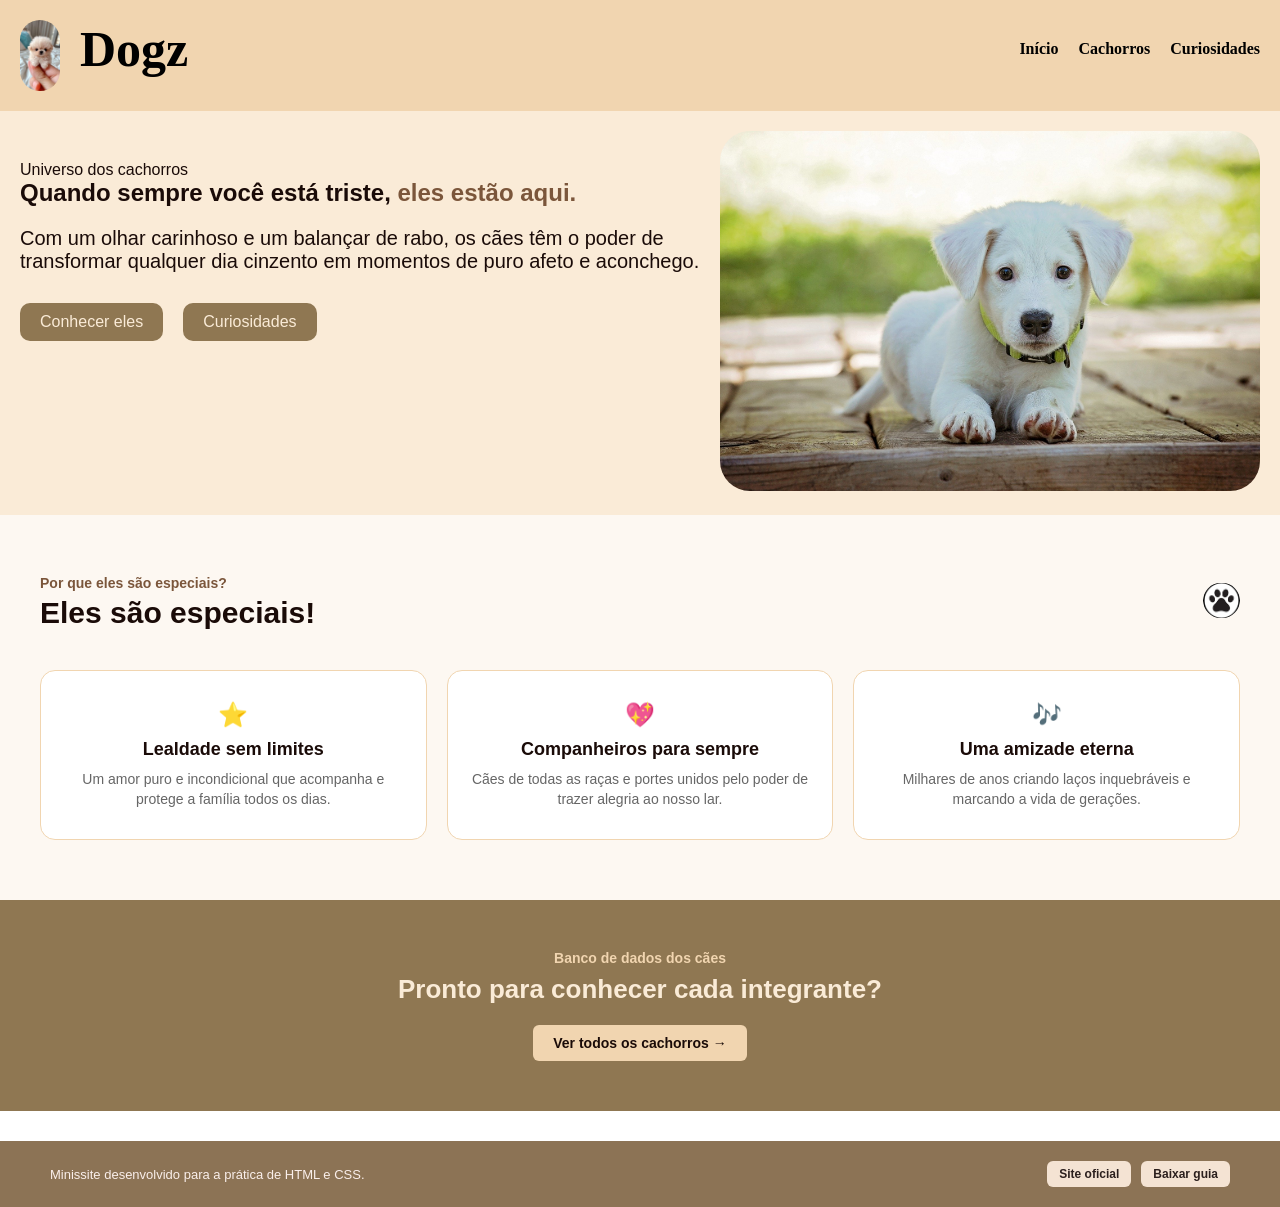
<file: index.html>
<!doctype html>
<html lang="pt-BR">
    <head>
        <meta charset="UTF-8" />
        <title>Puppy Royale</title>
        <link rel="stylesheet" href="css/style.css" />
    </head>
    <body>
        <header>
            <section>
                <article id="img-inicio">
                    <img src="assets/img/index-dog.png" alt="" />
                    <h1>Dogz</h1>
                </article>
            </section>
            <section id="infos-header">
                <a href="./index.html">Início</a>
                <a href="./pages/cachorros.html">Cachorros</a>
                <a href="./pages/curiosidades.html">Curiosidades</a>
            </section>
        </header>
        <main>
            <section id="hero">
                <article id="hero-info">
                    <p>Universo dos cachorros</p>
                    <h2>
                        Quando sempre você está triste,
                        <span id="cachorro-hero">eles estão aqui.</span>
                    </h2>
                    <p id="hero-texto">Com um olhar carinhoso e um balançar de rabo, os cães têm o poder de transformar qualquer dia cinzento em momentos de puro afeto e aconchego.</p>
                    
                    <article class="buttons-hero">
                        <a href="./pages/cachorros.html">Conhecer eles</a>
                        <a href="./pages/curiosidades.html">Curiosidades</a>
                    </article>
                </article>

                <article id="dog-img">
                    <img src="assets/img/dogs-hero.png" alt="Imagem de cachorro fofo" />
                </article>
            </section>

            <section class="porque-hero">
                <div class="porque-top">
                    <section>
                        <p id="pq-hero">Por que eles são especiais?</p>
                        <h2>Eles são especiais!</h2>
                    </section>

                    <article id="foto-baixo">
                        <img src="assets/img/foto-baixo.png" alt="">
                    </article>
                </div>

                <article class="cards-hero-baixo-container">
                    <article class="card-item">
                        <p class="emoji-card">⭐</p>
                        <p class="titulo-card">Lealdade sem limites</p>
                        <p class="texto-card">Um amor puro e incondicional que acompanha e protege a família todos os dias.</p>
                    </article>

                    <article class="card-item">
                        <p class="emoji-card">💖</p>
                        <p class="titulo-card">Companheiros para sempre</p>
                        <p class="texto-card">Cães de todas as raças e portes unidos pelo poder de trazer alegria ao nosso lar.</p>
                    </article>

                    <article class="card-item">
                        <p class="emoji-card">🎶</p>
                        <p class="titulo-card">Uma amizade eterna</p>
                        <p class="texto-card">Milhares de anos criando laços inquebráveis e marcando a vida de gerações.</p>
                    </article>
                </article>
            </section>

            <section class="banner-final">
                <p class="subtitulo-banner">Banco de dados dos cães</p>
                <h2>Pronto para conhecer cada integrante?</h2>
                <a href="./pages/cachorros.html" class="btn-banner">Ver todos os cachorros →</a>
            </section>
        </main>

        <footer>
            <p>Minissite desenvolvido para a prática de HTML e CSS.</p>
            <div class="links-footer">
                <a href="./index.html" class="btn-footer">Site oficial</a>
                <a href="./assets/resources/guia.txt" class="btn-footer" download>Baixar guia</a>
            </div>
        </footer>
    </body>
</html>
</file>
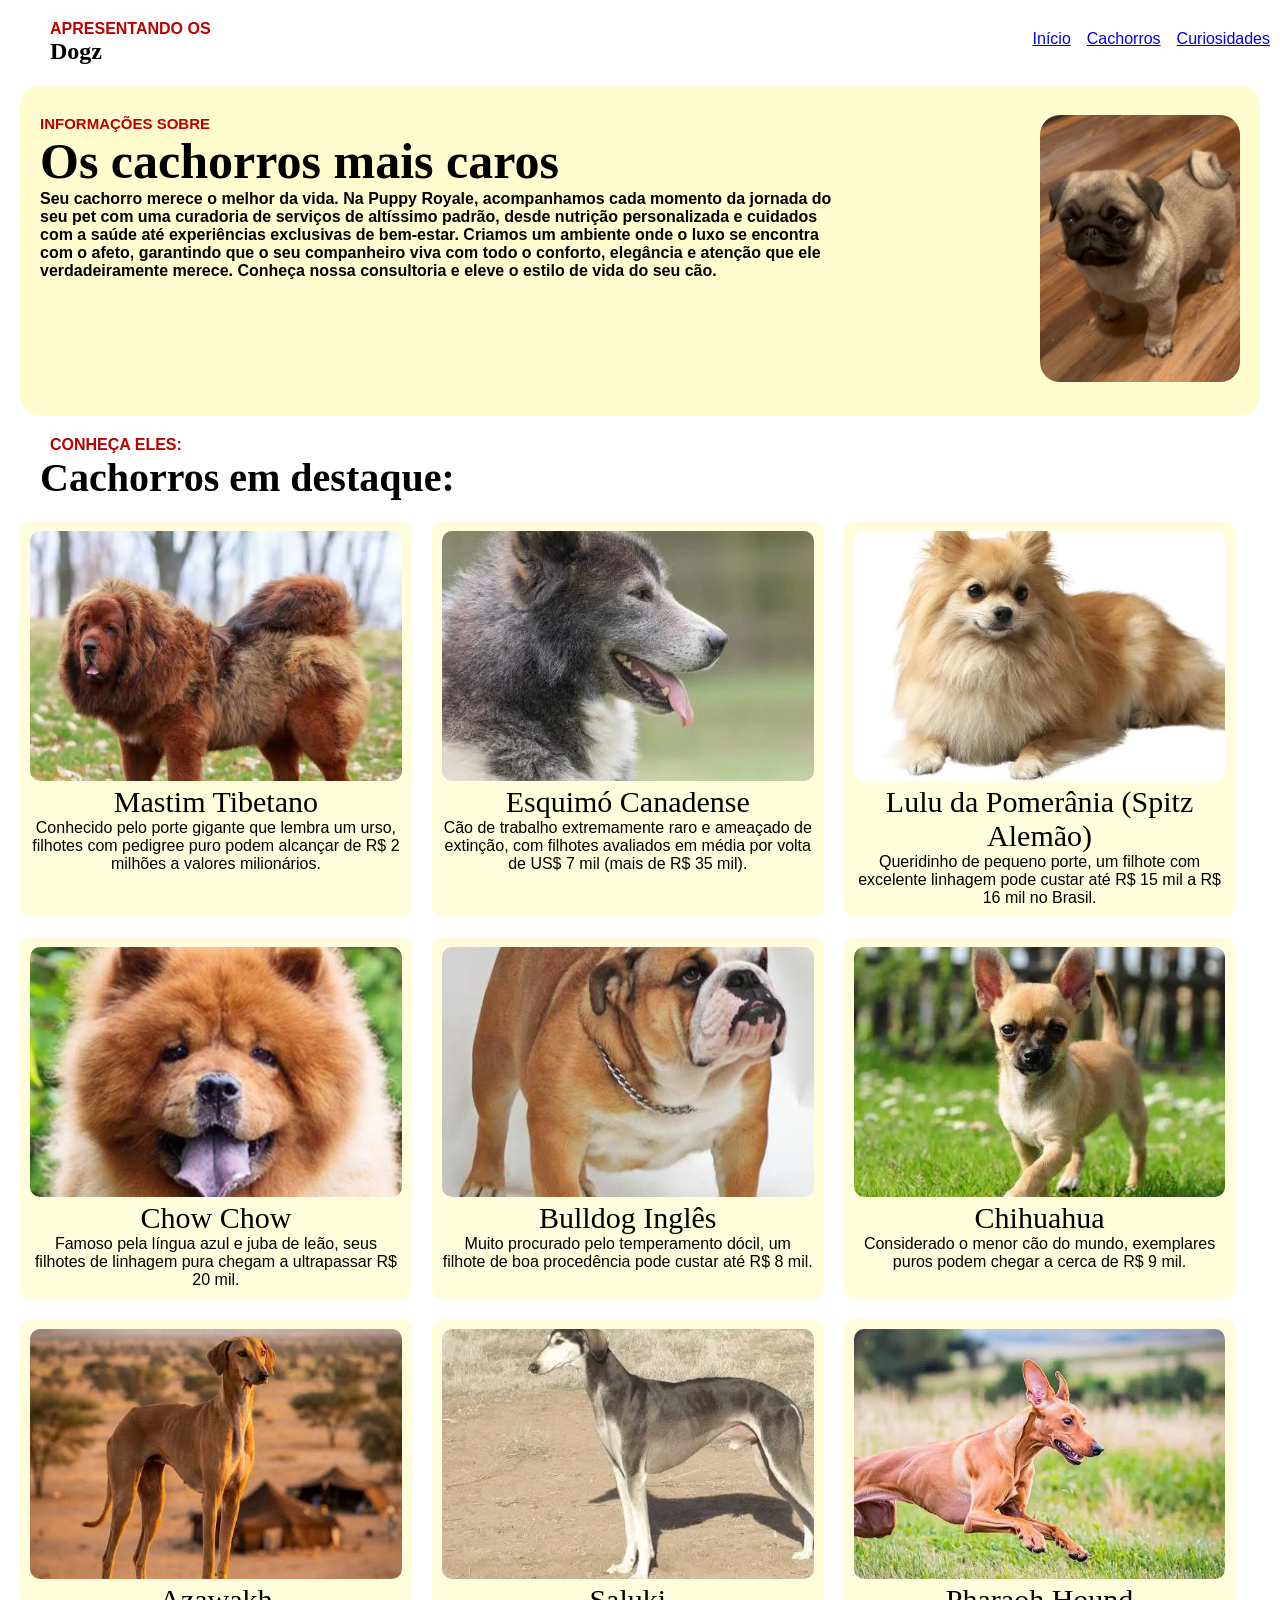
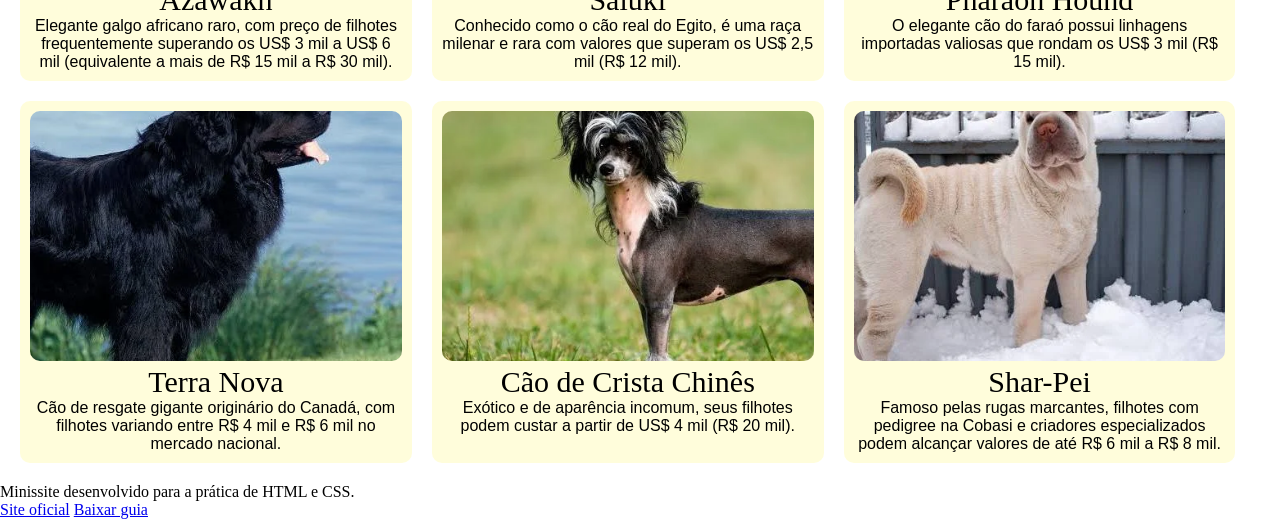
<file: pages/cachorros.html>
<!doctype html>
<html lang="pt-BR">
    <head>
        <meta charset="UTF-8" />
        <title>Vitrine Dogz</title>
        <link rel="stylesheet" href="../css/cachorros.css" />
    </head>
    <body>
        <header>
            <section>
                <p id="p-header"><b>APRESENTANDO OS</b></p>
                <h1>Dogz</h1>
            </section>
            <section id="infos-header">
                <a href="../index.html">Início</a>
                <a href="./cachorros.html">Cachorros</a>
                <a href="./curiosidades.html">Curiosidades</a>
            </section>
        </header>
        <main id="main">
            <section id="hero">
                <article>
                    <p id="info-hero">INFORMAÇÕES SOBRE</p>
                    <h2>Os cachorros mais caros</h2>
                    <p>
                        Seu cachorro merece o melhor da vida. Na Puppy Royale, acompanhamos cada
                        momento da jornada do seu pet com uma curadoria de serviços de altíssimo
                        padrão, desde nutrição personalizada e cuidados com a saúde até experiências
                        exclusivas de bem-estar. Criamos um ambiente onde o luxo se encontra com o
                        afeto, garantindo que o seu companheiro viva com todo o conforto, elegância
                        e atenção que ele verdadeiramente merece. Conheça nossa consultoria e eleve
                        o estilo de vida do seu cão.
                    </p>
                </article>
                <article>
                    <img
                        id="dog-hero"
                        src="../assets/img/hero-dog.jpg"
                        alt="Imagem de cachorro pug fofo" />
                </article>
            </section>

            <section id="infos-completas">
                <p>CONHEÇA ELES:</p>
                <h2 id="h2-completo">Cachorros em destaque:</h2>
            </section>

            <section class="cards-container">
                <article class="card-item">
                    <article class="fotos">
                        <img
                            src="../assets/img/mastin.webp"
                            alt="Imagem de cachorro Mastim Tibetano" />
                    </article>
                    <section class="texto">
                        <p class="nome-cachorro">Mastim Tibetano</p>
                        <p>
                            Conhecido pelo porte gigante que lembra um urso, filhotes com pedigree
                            puro podem alcançar de R$ 2 milhões a valores milionários.
                        </p>
                    </section>
                </article>

                <article class="card-item">
                    <article class="fotos">
                        <img
                            src="../assets/img/esquimo.webp"
                            alt="Imagem de cachorro Esquimó Canadense" />
                    </article>
                    <section class="texto">
                        <p class="nome-cachorro">Esquimó Canadense</p>
                        <p>
                            Cão de trabalho extremamente raro e ameaçado de extinção, com filhotes
                            avaliados em média por volta de US$ 7 mil (mais de R$ 35 mil).
                        </p>
                    </section>
                </article>

                <article class="card-item">
                    <article class="fotos">
                        <img
                            src="../assets/img/spitz.webp"
                            alt="Imagem de cachorro Lulu da Pomerânia (Spitz Alemão)" />
                    </article>
                    <section class="texto">
                        <p class="nome-cachorro">Lulu da Pomerânia (Spitz Alemão)</p>
                        <p>
                            Queridinho de pequeno porte, um filhote com excelente linhagem pode
                            custar até R$ 15 mil a R$ 16 mil no Brasil.
                        </p>
                    </section>
                </article>

                <article class="card-item">
                    <article class="fotos">
                        <img src="../assets/img/chowchow.jpg" alt="Imagem de cachorro Chow Chow" />
                    </article>
                    <section class="texto">
                        <p class="nome-cachorro">Chow Chow</p>
                        <p>
                            Famoso pela língua azul e juba de leão, seus filhotes de linhagem pura
                            chegam a ultrapassar R$ 20 mil.
                        </p>
                    </section>
                </article>

                <article class="card-item">
                    <article class="fotos">
                        <img
                            src="../assets/img/bulldogingles.jpg"
                            alt="Imagem de cachorro Bulldog Inglês" />
                    </article>
                    <section class="texto">
                        <p class="nome-cachorro">Bulldog Inglês</p>
                        <p>
                            Muito procurado pelo temperamento dócil, um filhote de boa procedência
                            pode custar até R$ 8 mil.
                        </p>
                    </section>
                </article>

                <article class="card-item">
                    <article class="fotos">
                        <img src="../assets/img/chiuawa.webp" alt="Imagem de cachorro Chihuahua" />
                    </article>
                    <section class="texto">
                        <p class="nome-cachorro">Chihuahua</p>
                        <p>
                            Considerado o menor cão do mundo, exemplares puros podem chegar a cerca
                            de R$ 9 mil.
                        </p>
                    </section>
                </article>

                <article class="card-item">
                    <article class="fotos">
                        <img src="../assets/img/azwaka.webp" alt="Imagem de cachorro Azawakh" />
                    </article>
                    <section class="texto">
                        <p class="nome-cachorro">Azawakh</p>
                        <p>
                            Elegante galgo africano raro, com preço de filhotes frequentemente
                            superando os US$ 3 mil a US$ 6 mil (equivalente a mais de R$ 15 mil a R$
                            30 mil).
                        </p>
                    </section>
                </article>

                <article class="card-item">
                    <article class="fotos">
                        <img src="../assets/img/saluki.webp" alt="Imagem de cachorro Saluki" />
                    </article>
                    <section class="texto">
                        <p class="nome-cachorro">Saluki</p>
                        <p>
                            Conhecido como o cão real do Egito, é uma raça milenar e rara com
                            valores que superam os US$ 2,5 mil (R$ 12 mil).
                        </p>
                    </section>
                </article>

                <article class="card-item">
                    <article class="fotos">
                        <img
                            src="../assets/img/pharao hound.webp"
                            alt="Imagem de cachorro pharao hound" />
                    </article>
                    <section class="texto">
                        <p class="nome-cachorro">Pharaoh Hound</p>
                        <p>
                            O elegante cão do faraó possui linhagens importadas valiosas que rondam
                            os US$ 3 mil (R$ 15 mil).
                        </p>
                    </section>
                </article>

                <article class="card-item">
                    <article class="fotos">
                        <img src="../assets/img/terranova.webp" alt="Imagem de cachorro Terra Nova" />
                    </article>
                    <section class="texto">
                        <p class="nome-cachorro">Terra Nova</p>
                        <p>
                            Cão de resgate gigante originário do Canadá, com filhotes variando entre
                            R$ 4 mil e R$ 6 mil no mercado nacional.
                        </p>
                    </section>
                </article>

                <article class="card-item">
                    <figure class="fotos">
                        <img
                            src="../assets/img/caocrista.webp"
                            alt="Imagem de cachorro Cão de Crista Chinês" />
                    </figure>
                    <section class="texto">
                        <p class="nome-cachorro">Cão de Crista Chinês</p>
                        <p>
                            Exótico e de aparência incomum, seus filhotes podem custar a partir de
                            US$ 4 mil (R$ 20 mil).
                        </p>
                    </section>
                </article>

                <article class="card-item">
                    <figure class="fotos">
                        <img src="../assets/img/sharpei.webp" alt="Imagem de cachorro Shar-Pei" />
                    </figure>
                    <section class="texto">
                        <p class="nome-cachorro">Shar-Pei</p>
                        <p>
                            Famoso pelas rugas marcantes, filhotes com pedigree na Cobasi e
                            criadores especializados podem alcançar valores de até R$ 6 mil a R$ 8
                            mil.
                        </p>
                    </section>
                </article>
            </section>
        </main>
        <footer>
            <p>Minissite desenvolvido para a prática de HTML e CSS.</p>
            <div class="links-footer">
                <a href="../index.html" class="btn-footer">Site oficial</a>
                <a href="../assets/resources/guia.txt" class="btn-footer" download>Baixar guia</a>
            </div>
        </footer>
    </body>
</html>
</file>
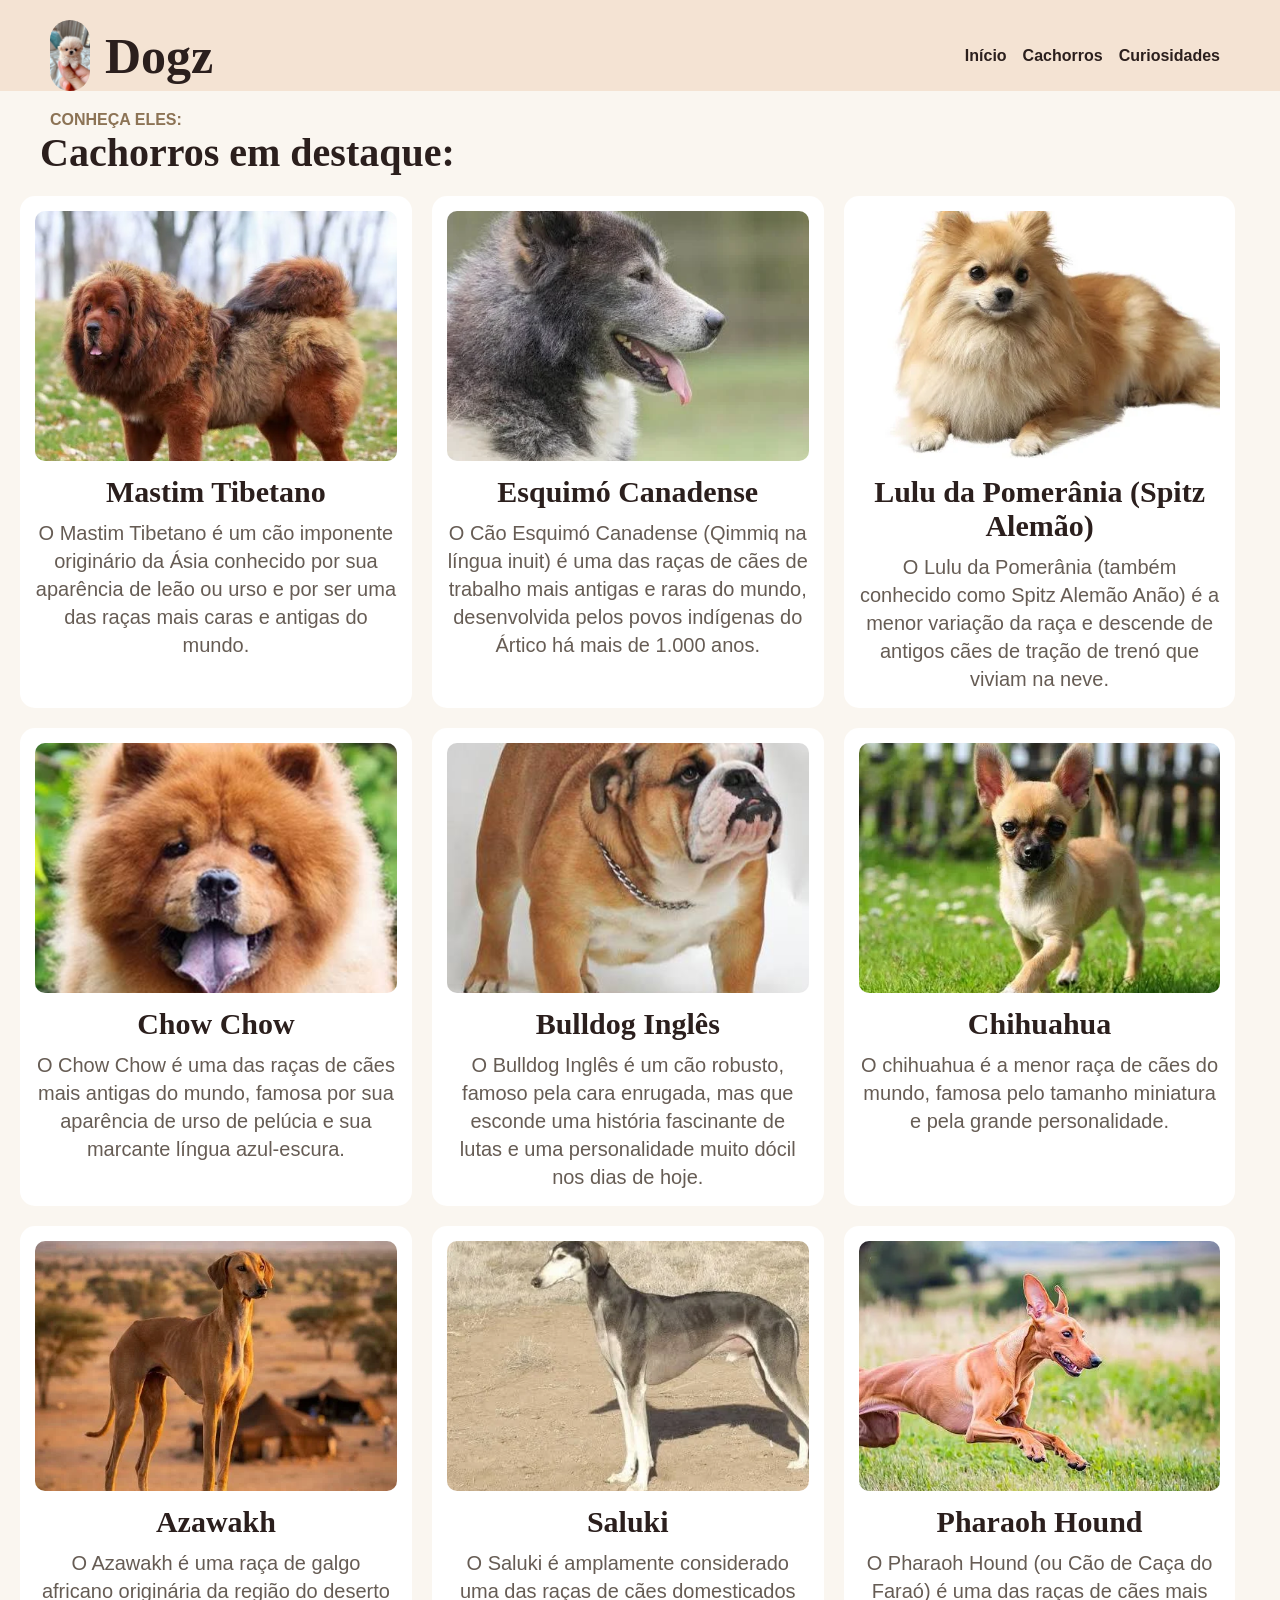
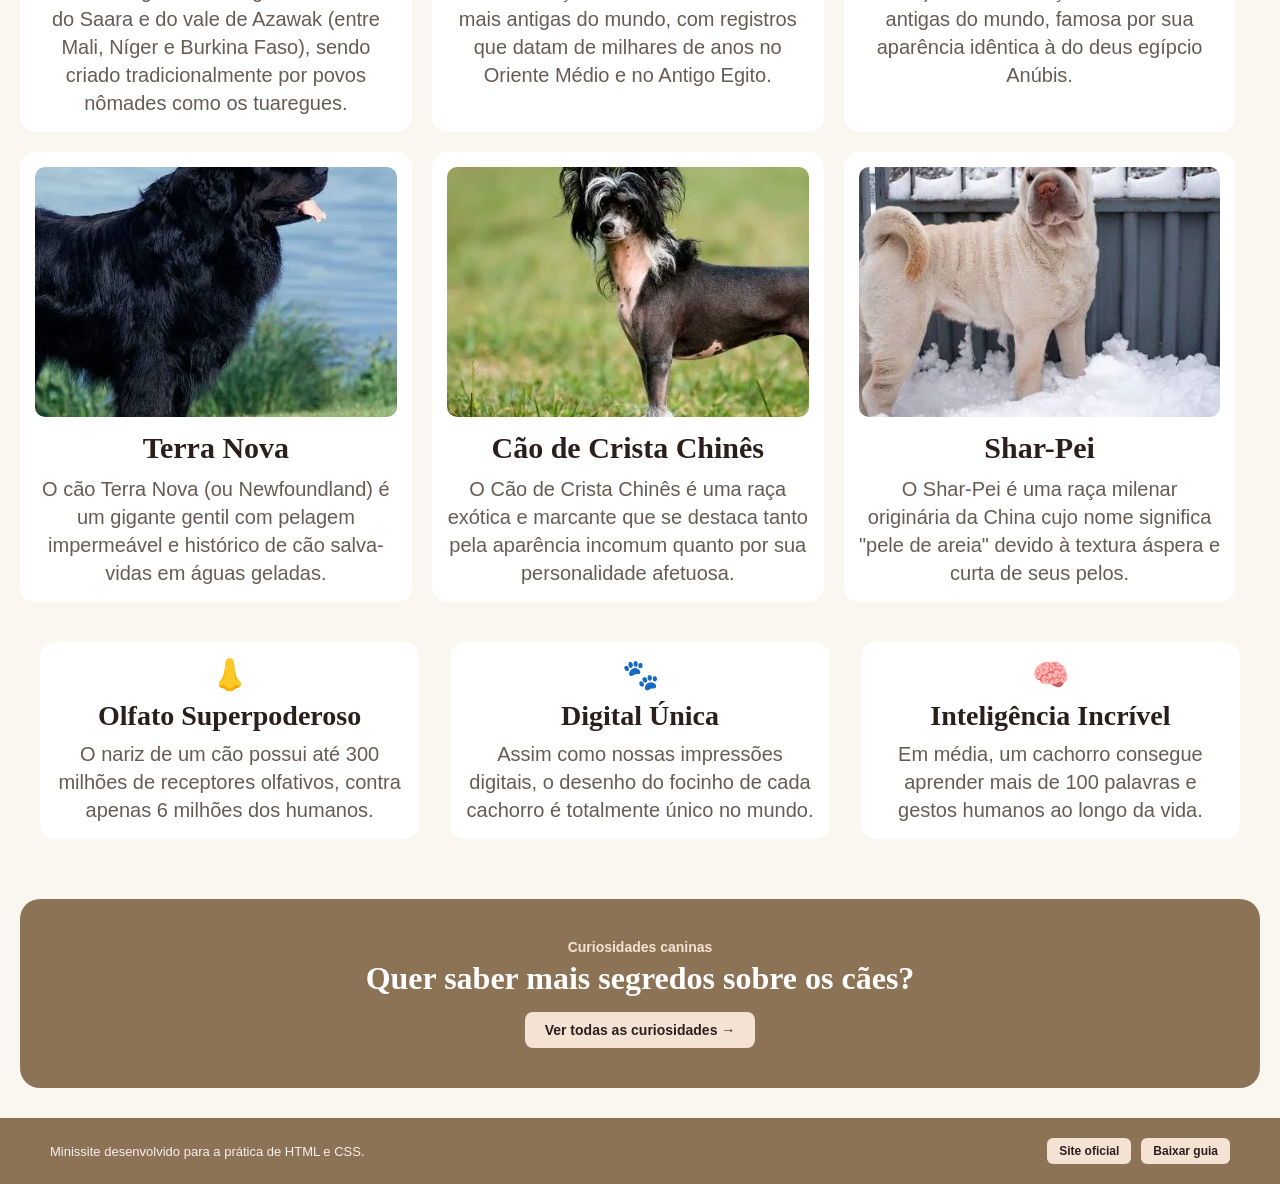
<file: pages/curiosidades.html>
<!doctype html>
<html lang="pt-BR">
    <head>
        <meta charset="UTF-8" />
        <title>Puppy Royale</title>
        <link rel="stylesheet" href="../css/curiosidades.css" />
    </head>
    <body>
        <header>
            <section>
                <article id="img-inicio">
                    <img src="../assets/img/index-dog.png" alt="" />
                    <h1>Dogz</h1>
                </article>
            </section>
            <section id="infos-header">
                <a href="../index.html">Início</a>
                <a href="./cachorros.html">Cachorros</a>
                <a href="./curiosidades.html">Curiosidades</a>
            </section>
        </header>
        <main>
            <section id="infos-completas">
                <p>CONHEÇA ELES:</p>
                <h2 id="h2-completo">Cachorros em destaque:</h2>
            </section>

            <section class="cards-container">
                <article class="card-item">
                    <article class="fotos">
                        <img
                            src="../assets/img/mastin.webp"
                            alt="Imagem de cachorro Mastim Tibetano" />
                    </article>
                    <section class="texto">
                        <h3 class="nome-cachorro">Mastim Tibetano</h3>
                        <p>
                            O Mastim Tibetano é um cão imponente originário da Ásia conhecido por sua aparência de leão ou urso e por ser uma das raças mais caras e antigas do mundo.
                        </p>
                    </section>
                </article>

                <article class="card-item">
                    <article class="fotos">
                        <img
                            src="../assets/img/esquimo.webp"
                            alt="Imagem de cachorro Esquimó Canadense" />
                    </article>
                    <section class="texto">
                        <h3 class="nome-cachorro">Esquimó Canadense</h3>
                        <p>
                            O Cão Esquimó Canadense (Qimmiq na língua inuit) é uma das raças de cães de trabalho mais antigas e raras do mundo, desenvolvida pelos povos indígenas do Ártico há mais de 1.000 anos.
                        </p>
                    </section>
                </article>

                <article class="card-item">
                    <article class="fotos">
                        <img
                            src="../assets/img/spitz.webp"
                            alt="Imagem de cachorro Lulu da Pomerânia (Spitz Alemão)" />
                    </article>
                    <section class="texto">
                        <h3 class="nome-cachorro">Lulu da Pomerânia (Spitz Alemão)</h3>
                        <p>
                            O Lulu da Pomerânia (também conhecido como Spitz Alemão Anão) é a menor variação da raça e descende de antigos cães de tração de trenó que viviam na neve.
                        </p>
                    </section>
                </article>

                <article class="card-item">
                    <article class="fotos">
                        <img src="../assets/img/chowchow.jpg" alt="Imagem de cachorro Chow Chow" />
                    </article>
                    <section class="texto">
                        <h3 class="nome-cachorro">Chow Chow</h3>
                        <p>
                            O Chow Chow é uma das raças de cães mais antigas do mundo, famosa por sua aparência de urso de pelúcia e sua marcante língua azul-escura.
                        </p>
                    </section>
                </article>

                <article class="card-item">
                    <article class="fotos">
                        <img
                            src="../assets/img/bulldogingles.jpg"
                            alt="Imagem de cachorro Bulldog Inglês" />
                    </article>
                    <section class="texto">
                        <h3 class="nome-cachorro">Bulldog Inglês</h3>
                        <p>
                            O Bulldog Inglês é um cão robusto, famoso pela cara enrugada, mas que esconde uma história fascinante de lutas e uma personalidade muito dócil nos dias de hoje.
                        </p>
                    </section>
                </article>

                <article class="card-item">
                    <article class="fotos">
                        <img src="../assets/img/chiuawa.webp" alt="Imagem de cachorro Chihuahua" />
                    </article>
                    <section class="texto">
                        <h3 class="nome-cachorro">Chihuahua</h3>
                        <p>
                            O chihuahua é a menor raça de cães do mundo, famosa pelo tamanho miniatura e pela grande personalidade.
                        </p>
                    </section>
                </article>

                <article class="card-item">
                    <article class="fotos">
                        <img src="../assets/img/azwaka.webp" alt="Imagem de cachorro Azawakh" />
                    </article>
                    <section class="texto">
                        <h3 class="nome-cachorro">Azawakh</h3>
                        <p>
                            O Azawakh é uma raça de galgo africano originária da região do deserto do Saara e do vale de Azawak (entre Mali, Níger e Burkina Faso), sendo criado tradicionalmente por povos nômades como os tuaregues.
                        </p>
                    </section>
                </article>

                <article class="card-item">
                    <article class="fotos">
                        <img src="../assets/img/saluki.webp" alt="Imagem de cachorro Saluki" />
                    </article>
                    <section class="texto">
                        <h3 class="nome-cachorro">Saluki</h3>
                        <p>
                            O Saluki é amplamente considerado uma das raças de cães domesticados mais antigas do mundo, com registros que datam de milhares de anos no Oriente Médio e no Antigo Egito.
                        </p>
                    </section>
                </article>

                <article class="card-item">
                    <article class="fotos">
                        <img
                            src="../assets/img/pharao hound.webp"
                            alt="Imagem de cachorro pharao hound" />
                    </article>
                    <section class="texto">
                        <h3 class="nome-cachorro">Pharaoh Hound</h3>
                        <p>
                            O Pharaoh Hound (ou Cão de Caça do Faraó) é uma das raças de cães mais antigas do mundo, famosa por sua aparência idêntica à do deus egípcio Anúbis.
                        </p>
                    </section>
                </article>

                <article class="card-item">
                    <article class="fotos">
                        <img src="../assets/img/terranova.webp" alt="Imagem de cachorro Terra Nova" />
                    </article>
                    <section class="texto">
                        <h3 class="nome-cachorro">Terra Nova</h3>
                        <p>
                            O cão Terra Nova (ou Newfoundland) é um gigante gentil com pelagem impermeável e histórico de cão salva-vidas em águas geladas.
                        </p>
                    </section>
                </article>

                <article class="card-item">
                    <figure class="fotos">
                        <img
                            src="../assets/img/caocrista.webp"
                            alt="Imagem de cachorro Cão de Crista Chinês" />
                    </figure>
                    <section class="texto">
                        <h3 class="nome-cachorro">Cão de Crista Chinês</h3>
                        <p>
                            O Cão de Crista Chinês é uma raça exótica e marcante que se destaca tanto pela aparência incomum quanto por sua personalidade afetuosa.
                        </p>
                    </section>
                </article>

                <article class="card-item">
                    <figure class="fotos">
                        <img src="../assets/img/sharpei.webp" alt="Imagem de cachorro Shar-Pei" />
                    </figure>
                    <section class="texto">
                        <h3 class="nome-cachorro">Shar-Pei</h3>
                        <p>
                            O Shar-Pei é uma raça milenar originária da China cujo nome significa "pele de areia" devido à textura áspera e curta de seus pelos.
                        </p>
                    </section>
                </article>
            </section>

            <article class="cards-hero-baixo-container">
                <article class="card-item">
                    <p class="emoji-card">👃</p>
                    <p class="titulo-card">Olfato Superpoderoso</p>
                    <p class="texto-card">O nariz de um cão possui até 300 milhões de receptores olfativos, contra apenas 6 milhões dos humanos.</p>
                </article>

                <article class="card-item">
                    <p class="emoji-card">🐾</p>
                    <p class="titulo-card">Digital Única</p>
                    <p class="texto-card">Assim como nossas impressões digitais, o desenho do focinho de cada cachorro é totalmente único no mundo.</p>
                </article>

                <article class="card-item">
                    <p class="emoji-card">🧠</p>
                    <p class="titulo-card">Inteligência Incrível</p>
                    <p class="texto-card">Em média, um cachorro consegue aprender mais de 100 palavras e gestos humanos ao longo da vida.</p>
                </article>
            </article>

            <section class="banner-final">
                <p class="subtitulo-banner">Curiosidades caninas</p>
                <h2>Quer saber mais segredos sobre os cães?</h2>
                <a href="./cachorros.html" class="btn-banner">Ver todas as curiosidades →</a>
            </section>
        </main>

        <footer>
            <p>Minissite desenvolvido para a prática de HTML e CSS.</p>
            <div class="links-footer">
                <a href="../index.html" class="btn-footer">Site oficial</a>
                <a href="../assets/resources/guia.txt" class="btn-footer" download>Baixar guia</a>
            </div>
        </footer>
    </body>
</html>
</file>
<file: css/style.css>
* {
    padding: 0;
    margin: 0;
    box-sizing: border-box;
}

header {
    padding: 20px;
    display: flex;
    justify-content: space-between;
    font-family: Arial;
    background-color: rgb(241, 213, 176);
}

a {
    text-decoration: none;
    color: #000000;
}

#infos-header {
    display: flex;
    gap: 20px;
    padding-top: 20px;
    font-family: 'Lucida Sans';
    font-weight: 700;
    border-radius: 20px;
}

#img-inicio {
    display: flex;
    gap: 20px;
}

#img-inicio img {
    width: 40px;
    height: auto;
    border-radius: 100px;
}

h1 {
    font-size: 50px;
    font-family: 'Lucida Sans';
}

#hero {
    background-color: antiquewhite;
    color: rgb(26, 11, 8);
    display: flex;
    justify-content: space-between;
    font-family: Arial;
}

#cachorro-hero {
    color: rgb(123, 86, 59);
    font-family: Arial;
}

#dog-img img {
    height: 400px;
    border-radius: 50px;
    padding: 20px;
}

#hero-info {
    padding-top: 50px;
    padding-left: 20px;
    font-family: Arial;
}

#hero-texto {
    padding-top: 20px;
    font-size: 20px;
    font-family: Arial;
}

.buttons-hero {
    padding: 30px 0;
    border-radius: 100px;
    gap: 20px;
    display: flex;
}

.buttons-hero a {
    text-decoration: none;
    background-color: rgb(143, 119, 82);
    color: antiquewhite;
    padding: 10px 20px;
    border-radius: 10px;
}

.porque-hero {
    background-color: #fdf8f2;
    padding: 60px 40px;
    font-family: Arial;
    display: flex;
    flex-direction: column;
    gap: 40px;
}

.porque-top {
    display: flex;
    justify-content: space-between;
    align-items: center;
    width: 100%;
}

#pq-hero {
    color: rgb(123, 86, 59);
    font-size: 14px;
    font-weight: bold;
    margin-bottom: 5px;
}

.porque-hero h2 {
    font-size: 30px;
    color: rgb(26, 11, 8);
}

#foto-baixo img {
    border-radius: 200px;
    height: 35px;
}

.cards-hero-baixo-container {
    display: flex;
    justify-content: space-between;
    gap: 20px;
    width: 100%;
}

.card-item {
    background-color: #ffffff;
    flex: 1;
    padding: 30px 20px;
    border-radius: 15px;
    text-align: center;
    border: 1px solid rgb(241, 213, 176);
}

.emoji-card {
    font-size: 24px;
    margin-bottom: 10px;
}

.titulo-card {
    font-weight: bold;
    font-size: 18px;
    color: rgb(26, 11, 8);
    margin-bottom: 10px;
}

.texto-card {
    font-size: 14px;
    color: #666666;
    line-height: 1.4;
}

.banner-final {
    background-color: rgb(143, 119, 82);
    padding: 50px 20px;
    text-align: center;
    font-family: Arial;
}

.subtitulo-banner {
    color: rgb(241, 213, 176);
    font-weight: bold;
    font-size: 14px;
    margin-bottom: 8px;
}

.banner-final h2 {
    color: antiquewhite;
    font-size: 26px;
    margin-bottom: 20px;
}

.btn-banner {
    display: inline-block;
    background-color: rgb(241, 213, 176);
    color: rgb(26, 11, 8);
    padding: 10px 20px;
    border-radius: 6px;
    text-decoration: none;
    font-weight: bold;
    font-size: 14px;
}

footer {
    background-color: #8c7355;
    color: #faefeb;
    padding: 20px 50px;
    display: flex;
    justify-content: space-between;
    align-items: center;
    font-family: Arial, sans-serif;
    font-size: 13px;
    margin-top: 30px;
}

.links-footer {
    display: flex;
    gap: 10px;
}

.btn-footer {
    background-color: #f4e3d3;
    color: #2b1f1d;
    padding: 6px 12px;
    border-radius: 6px;
    font-weight: bold;
    font-size: 12px;
}
</file>
<file: css/cachorros.css>
* {
    padding: 0;
    margin: 0;
    box-sizing: border-box;
}

header {
    padding-left: 50px;
    padding-top: 20px;
    font-family: Georgia, serif;
    display: flex;
    justify-content: space-between;
}

#p-header {
    color: #bb0000;
    font-family: Arial, sans-serif;
}

#main {
    font-family: Arial, sans-serif;
}

#infos-header {
    display: flex;
    justify-content: space-evenly;
    gap: 16px;
    padding: 10px;
    font-family: Arial, sans-serif;
    color: rgb(50, 49, 49);
}

#hero {
    padding: 20px;
    font-weight: 700;
    font-family: Arial, sans-serif;
    display: flex;
    padding-top: 30px;
    padding-bottom: 30px;
    justify-content: space-between;
    background-color: #FFFDD0;
    border-radius: 20px;
    margin: 20px;
    gap: 200px;
}

#info-hero {
    color: #bb0000;
    font-size: 15px;
}

h2 {
    font-size: 50px;
    font-family: Georgia, serif;
}

#dog-hero {
    width: 200px;
    border-radius: 20px;
}

#infos-completas p {
    color: #bb0000;
    font-weight: 700;
    font-family: Arial, sans-serif;
    margin-left: 50px;
}

#h2-completo {
    margin-left: 40px;
    font-size: 40px;
}


.cards-container {
    display: flex;
    flex-wrap: wrap;
    gap: 20px;
    padding: 20px;
    width: 100%;
}


.card-item {
    background-color: #fffdd0c2;
    width: 31.60%;
    padding: 10px;
    border-radius: 10px;
    font-family: Arial, sans-serif;
    text-align: center;
}

.fotos img {
    width: 100%;
    height: 250px;
    object-fit: cover;
    border-radius: 10px;
}

.nome-cachorro {
    font-family: Georgia, serif;
    font-size: 30px;
}
</file>
<file: css/curiosidades.css>
* {
    padding: 0;
    margin: 0;
    box-sizing: border-box;
}

body {
    background-color: #faf6f0;
}

header {
    padding-left: 50px;
    padding-top: 20px;
    padding-right: 50px;
    font-family: Georgia, serif;
    display: flex;
    justify-content: space-between;
    align-items: center;
    background-color: #f4e3d3;
}

#img-inicio {
    display: flex;
    align-items: center;
    gap: 15px;
}

#img-inicio img {
    width: 40px;
    height: auto;
    border-radius: 100px;
}

h1 {
    font-size: 50px;
    font-family: Georgia, serif;
    color: #2b1f1d;
}

a {
    text-decoration: none;
    color: #2b1f1d;
}

#infos-header {
    display: flex;
    justify-content: space-evenly;
    gap: 16px;
    padding: 10px;
    font-family: Arial, sans-serif;
    font-weight: bold;
    color: #2b1f1d;
}

#main {
    font-family: Arial, sans-serif;
}

#infos-completas {
    margin-top: 20px;
}

#infos-completas p {
    color: #8c7355;
    font-weight: 700;
    font-family: Arial, sans-serif;
    margin-left: 50px;
}

#h2-completo {
    margin-left: 40px;
    font-size: 40px;
    font-family: Georgia, serif;
    color: #2b1f1d;
}

.cards-container {
    display: flex;
    flex-wrap: wrap;
    gap: 20px;
    padding: 20px;
    width: 100%;
}

.card-item {
    background-color: #ffffff;
    width: 31.60%;
    padding: 15px;
    border-radius: 15px;
    font-family: Arial, sans-serif;
    text-align: center;
}

.fotos img {
    width: 100%;
    height: 250px;
    object-fit: cover;
    border-radius: 10px;
}

.nome-cachorro {
    font-family: Georgia, serif;
    font-size: 30px;
    margin: 10px 0;
    color: #2b1f1d;
}

.texto p {
    font-size: 20px;
    color: #665c54;
    line-height: 1.4;
}

.cards-hero-baixo-container {
    display: flex;
    justify-content: space-between;
    gap: 20px;
    padding: 20px 40px;
    width: 100%;
}

.emoji-card {
    font-size: 30px;
    margin-bottom: 8px;
}

.titulo-card {
    font-family: Georgia, serif;
    font-weight: bold;
    font-size: 28px;
    color: #2b1f1d;
    margin-bottom: 8px;
}

.texto-card {
    font-size: 20px;
    color: #665c54;
    line-height: 1.4;
}

.banner-final {
    background-color: #8c7355;
    padding: 40px 20px;
    text-align: center;
    border-radius: 20px;
    margin: 40px 20px 20px 20px;
}

.subtitulo-banner {
    color: #f4e3d3;
    font-weight: bold;
    font-size: 14px;
    font-family: Arial, sans-serif;
    margin-bottom: 5px;
}

.banner-final h2 {
    font-size: 32px;
    font-family: Georgia, serif;
    margin-bottom: 15px;
    color: #ffffff;
}

.btn-banner {
    display: inline-block;
    background-color: #f4e3d3;
    color: #2b1f1d;
    padding: 10px 20px;
    border-radius: 8px;
    font-family: Arial, sans-serif;
    font-weight: bold;
    font-size: 14px;
}

footer {
    background-color: #8c7355;
    color: #faefeb;
    padding: 20px 50px;
    display: flex;
    justify-content: space-between;
    align-items: center;
    font-family: Arial, sans-serif;
    font-size: 13px;
    margin-top: 30px;
}

.links-footer {
    display: flex;
    gap: 10px;
}

.btn-footer {
    background-color: #f4e3d3;
    color: #2b1f1d;
    padding: 6px 12px;
    border-radius: 6px;
    font-weight: bold;
    font-size: 12px;
}
</file>
